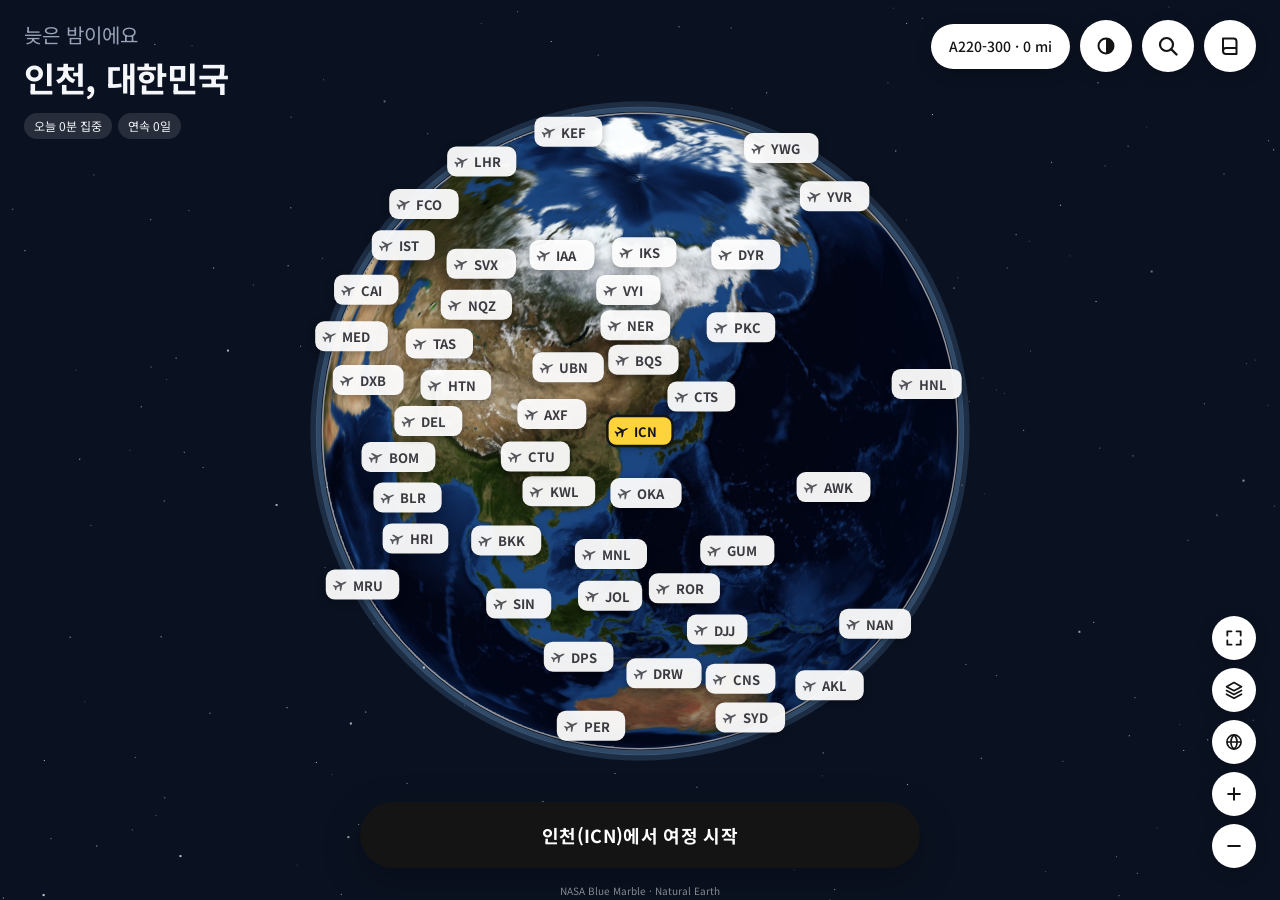
<file: flight-focus/index.html>
<!doctype html>
<html lang="ko">
<head>
<meta charset="utf-8">
<meta name="viewport" content="width=device-width, initial-scale=1, viewport-fit=cover">
<title>포커스 에어</title>
<link rel="preconnect" href="https://fonts.googleapis.com">
<link rel="preconnect" href="https://fonts.gstatic.com" crossorigin>
<link rel="stylesheet" href="https://fonts.googleapis.com/css2?family=Noto+Sans+KR:wght@400;500;700;900&display=swap">
<link rel="stylesheet" href="style.css">
<meta name="color-scheme" content="light dark">
<script>/* 첫 화면이 번쩍이지 않게 테마를 미리 정함 */try{var t=(JSON.parse(localStorage.getItem('focusair2.prefs'))||{}).theme;if(t!=='light'&&t!=='dark')t=matchMedia('(prefers-color-scheme: dark)').matches?'dark':'light';document.documentElement.dataset.theme=t}catch(e){}</script>
</head>
<body data-step="home">

<!-- 배경: 우주 + 지구본 (단계마다 위치·크기가 부드럽게 바뀜) -->
<canvas id="sky" aria-hidden="true"></canvas>
<canvas id="earth" aria-hidden="true"></canvas>
<div id="mlmap" aria-hidden="true"></div>
<canvas id="map" aria-label="지구본 지도. 끌어서 돌리고, 두 손가락이나 휠로 확대·축소해요." role="img"></canvas>
<div class="scrim" id="scrim"></div>
<div class="map-menu" id="map-menu" role="group" aria-label="지도 종류" hidden>
  <button type="button" data-map="normal"><span class="map-thumb t-normal" aria-hidden="true"></span>일반</button>
  <button type="button" data-map="satellite"><span class="map-thumb t-satellite" aria-hidden="true"></span>위성</button>
  <button type="button" data-map="terrain"><span class="map-thumb t-terrain" aria-hidden="true"></span>지형</button>
</div>
<p class="attrib" id="attrib"></p>
<div class="zoom" id="zoom" role="group" aria-label="지도 조작">
  <button type="button" class="round sm" id="btn-follow" aria-pressed="true" aria-label="비행기를 따라가는 중"><svg viewBox="0 0 24 24" aria-hidden="true"><path d="M12 2.5 19 20l-7-3.6L5 20Z" stroke="currentColor" stroke-width="2" stroke-linejoin="round"/></svg></button>
  <button type="button" class="round sm" id="btn-full" aria-label="전체 화면"><svg viewBox="0 0 24 24" aria-hidden="true"><path d="M4 9V4h5M20 9V4h-5M4 15v5h5M20 15v5h-5" stroke="currentColor" stroke-width="2.2" stroke-linecap="round" stroke-linejoin="round"/></svg></button>
  <button type="button" class="round sm" id="map-btn" aria-label="지도 종류 바꾸기" aria-expanded="false" aria-controls="map-menu"><svg viewBox="0 0 24 24" aria-hidden="true"><path d="M12 3 3 8l9 5 9-5-9-5Z M3 12.5l9 5 9-5 M3 17l9 5 9-5" stroke="currentColor" stroke-width="2" stroke-linejoin="round" stroke-linecap="round"/></svg></button>
  <button type="button" class="round sm" id="btn-globe" aria-label="지구 전체 보기"><svg viewBox="0 0 24 24" aria-hidden="true"><circle cx="12" cy="12" r="8.5" stroke="currentColor" stroke-width="2"/><path d="M3.5 12h17M12 3.5c2.6 2.4 3.8 5.2 3.8 8.5s-1.2 6.1-3.8 8.5c-2.6-2.4-3.8-5.2-3.8-8.5s1.2-6.1 3.8-8.5Z" stroke="currentColor" stroke-width="1.8" stroke-linejoin="round"/></svg></button>
  <button type="button" class="round sm" id="zoom-in" aria-label="확대"><svg viewBox="0 0 24 24" aria-hidden="true"><path d="M12 5v14M5 12h14" stroke="currentColor" stroke-width="2.4" stroke-linecap="round"/></svg></button>
  <button type="button" class="round sm" id="zoom-out" aria-label="축소"><svg viewBox="0 0 24 24" aria-hidden="true"><path d="M5 12h14" stroke="currentColor" stroke-width="2.4" stroke-linecap="round"/></svg></button>
</div>

<!-- 상단 -->
<header class="topbar">
  <button type="button" class="round" id="btn-back" aria-label="뒤로">
    <svg viewBox="0 0 24 24" aria-hidden="true"><path d="M15 5 8 12l7 7" fill="none" stroke="currentColor" stroke-width="2.4" stroke-linecap="round" stroke-linejoin="round"/></svg>
  </button>
  <div class="greet">
    <p class="greet-hi" id="greet-hi">좋은 저녁이에요</p>
    <p class="greet-loc" id="greet-loc">인천, 대한민국</p>
    <div class="greet-chips">
      <span class="gchip" id="g-today">오늘 0분</span>
      <span class="gchip" id="g-streak">연속 0일</span>
    </div>
  </div>
  <div class="top-right">
    <span class="pill-white" id="plane-pill">A220-300 · 0 mi</span>
    <button type="button" class="round" id="btn-theme" data-mode="auto" aria-label="화면 테마 바꾸기"><svg viewBox="0 0 24 24" aria-hidden="true"><g class="i-auto"><circle cx="12" cy="12" r="7.5" fill="none" stroke="currentColor" stroke-width="2"/><path d="M12 4.5a7.5 7.5 0 0 1 0 15Z" fill="currentColor"/></g><g class="i-sun" fill="none" stroke="currentColor" stroke-width="2" stroke-linecap="round"><circle cx="12" cy="12" r="4.2"/><path d="M12 2.8v2.4M12 18.8v2.4M2.8 12h2.4M18.8 12h2.4M5.5 5.5l1.7 1.7M16.8 16.8l1.7 1.7M5.5 18.5l1.7-1.7M16.8 7.2l1.7-1.7"/></g><path class="i-moon" d="M19.5 14.5A8 8 0 0 1 9.5 4.5a8 8 0 1 0 10 10Z" fill="none" stroke="currentColor" stroke-width="2" stroke-linejoin="round"/></svg></button>
    <button type="button" class="round" id="btn-search" aria-label="출발 공항 검색" aria-expanded="false" aria-controls="home-search"><svg viewBox="0 0 24 24" aria-hidden="true"><circle cx="10.5" cy="10.5" r="6.5" fill="none" stroke="currentColor" stroke-width="2.2"/><path d="M15.5 15.5 20.5 20.5" stroke="currentColor" stroke-width="2.4" stroke-linecap="round"/></svg></button>
    <button type="button" class="round" id="btn-log" aria-label="로그북">
      <svg viewBox="0 0 24 24" aria-hidden="true"><path d="M5 4.5h10.5a3 3 0 0 1 3 3V20H8a3 3 0 0 1-3-3Z M5 17a3 3 0 0 1 3-3h10.5" fill="none" stroke="currentColor" stroke-width="2" stroke-linejoin="round"/></svg>
    </button>
  </div>
</header>

<!-- 비행 단계 (비행 중에만) -->
<ol class="phases" id="phases" aria-label="비행 단계"></ol>

<!-- 모양이 바뀌며 움직이는 박스 -->
<section class="dock" id="dock" aria-live="polite">

  <!-- 처음 화면: 검은 알약 버튼 -->
  <div class="pane pane-home" data-pane="home">
    <button type="button" class="dock-cta" id="btn-journey"><span id="journey-label">여정 시작</span></button>
  </div>

  <!-- 1. 소요 시간 -->
  <div class="pane pane-time" data-pane="time" hidden>
    <div class="pane-head">
      <p class="eyebrow">1 / 3 · 소요 시간</p>
      <h2>얼마나 집중할까요?</h2>
    </div>
    <div class="hm">
      <button type="button" class="hm-field" id="hm-h" aria-expanded="false" aria-controls="wd-h" aria-label="시간 고르기"><b id="hm-h-val">1</b><span class="caret" aria-hidden="true"></span></button>
      <span class="hm-unit">h</span>
      <button type="button" class="hm-field" id="hm-m" aria-expanded="false" aria-controls="wd-m" aria-label="분 고르기"><b id="hm-m-val">00</b><span class="caret" aria-hidden="true"></span></button>
      <span class="hm-unit">m</span>
    </div>
    <div class="hm-wheels">
      <div class="wheel-drawer asleep" id="wd-h"><div class="wheel" id="wheel-h"></div></div>
      <div class="wheel-drawer asleep" id="wd-m"><div class="wheel" id="wheel-m"></div></div>
    </div>
    <div class="chips center" role="group" aria-label="빠른 선택">
      <button type="button" class="chip" data-quick="25">25분</button>
      <button type="button" class="chip" data-quick="50">50분</button>
      <button type="button" class="chip" data-quick="90">1:30</button>
      <button type="button" class="chip" data-quick="150">2:30</button>
      <button type="button" class="chip" data-quick="240">4:00</button>
    </div>
    <p class="end-at" id="time-end"></p>
    <div class="best" id="time-best"></div>
    <button type="button" class="btn-black" id="btn-to-route">출발지 · 도착지 고르기</button>
  </div>

  <!-- 2. 출발지 / 도착지 -->
  <div class="pane pane-route" data-pane="route" hidden>
    <div class="pane-head">
      <p class="eyebrow">2 / 3 · 출발지와 도착지</p>
      <h2>어디로 날아갈까요?</h2>
    </div>
    <button type="button" class="route-mini" id="route-mini" aria-label="위쪽 설정 펼치기">
      <span class="ychip" id="mini-from">ICN</span><span class="mini-arrow" aria-hidden="true">→</span><span class="ychip" id="mini-to">NRT</span>
      <span class="mini-meta" id="mini-meta">03:00 · A220-300</span>
    </button>
    <div class="route-top" id="route-top">
    <div class="od">
      <button type="button" class="od-row od-btn" id="od-dep" aria-expanded="false" aria-controls="wd-dep">
        <span class="od-dot">A</span>
        <span class="od-field"><span class="od-label">출발지</span><b id="dep-name">ICN · 인천</b></span>
        <span class="caret" aria-hidden="true"></span>
      </button>
      <div class="wheel-drawer asleep" id="wd-dep">
        <div class="search"><svg viewBox="0 0 24 24" aria-hidden="true"><circle cx="10.5" cy="10.5" r="6.5" fill="none" stroke="currentColor" stroke-width="2.2"/><path d="M15.5 15.5 20.5 20.5" stroke="currentColor" stroke-width="2.4" stroke-linecap="round"/></svg><input id="dep-q" type="search" placeholder="출발 공항 검색 (도시·코드·나라)" autocomplete="off" enterkeyhint="search" aria-label="출발 공항 검색" aria-controls="dep-results"><button type="button" class="search-x" id="dep-q-x" aria-label="검색어 지우기" hidden><svg viewBox="0 0 24 24" aria-hidden="true"><path d="M7 7l10 10M17 7 7 17" stroke="currentColor" stroke-width="2.2" stroke-linecap="round"/></svg></button></div>
        <div class="search-results" id="dep-results" role="listbox" aria-label="출발 공항 검색 결과" hidden></div>
        <div class="wheel" id="wheel-dep"></div>
      </div>
      <div class="od-row">
        <span class="od-dot">B</span>
        <span class="od-field"><span class="od-label">도착지</span><b id="dest-name">-</b></span>
        <button type="button" class="od-time" id="btn-change-time" aria-label="집중 시간 바꾸기">01:00</button>
      </div>
    </div>
    <div class="route-opts">
      <div class="seg" id="mode-seg" role="group" aria-label="비행 시간 기준">
        <span class="seg-thumb" aria-hidden="true"></span>
        <button type="button" id="mode-real" aria-pressed="true">실제 <b id="mode-real-t">00:00</b></button>
        <button type="button" id="mode-mine" aria-pressed="false">내 시간 <b id="mode-mine-t">00:00</b></button>
      </div>
      <button type="button" class="pill-btn" id="ac-btn" aria-expanded="false" aria-controls="wd-ac"><span id="ac-name">A220-300</span><span class="caret" aria-hidden="true"></span></button>
    </div>
    <div class="wheel-drawer asleep" id="wd-ac"><div class="wheel" id="wheel-ac"></div><p class="hint center" id="ac-next"></p></div>
    <p class="hint" id="route-note"></p>
    </div>
    <button type="button" class="grabber" id="grabber" aria-expanded="true" aria-controls="route-top" aria-label="위쪽 설정 접기·펼치기 (위로 밀면 도착지 목록이 넓어져요)"><span></span></button>
    <div class="search dest-search"><svg viewBox="0 0 24 24" aria-hidden="true"><circle cx="10.5" cy="10.5" r="6.5" fill="none" stroke="currentColor" stroke-width="2.2"/><path d="M15.5 15.5 20.5 20.5" stroke="currentColor" stroke-width="2.4" stroke-linecap="round"/></svg><input id="dest-q" type="search" placeholder="도착지 검색 (도시·코드·나라)" autocomplete="off" enterkeyhint="search" aria-label="도착지 검색" aria-controls="cards"><button type="button" class="search-x" id="dest-q-x" aria-label="검색어 지우기" hidden><svg viewBox="0 0 24 24" aria-hidden="true"><path d="M7 7l10 10M17 7 7 17" stroke="currentColor" stroke-width="2.2" stroke-linecap="round"/></svg></button></div>
    <div class="dest-list" id="cards" role="listbox" aria-label="도착지 후보"></div>
    <button type="button" class="btn-black" id="btn-go">GO!</button>
  </div>

  <!-- 3. 탑승권 -->
  <div class="pane pane-pass" data-pane="pass" hidden>
    <div class="bp-top">
      <div>
        <p class="bp-title">탑승권</p>
        <p class="bp-sub">비행 <span id="p-flight">FA 000</span></p>
      </div>
      <span class="now-pill">지금</span>
    </div>
    <div class="bp-route">
      <div><b id="p-from">ICN</b><span id="p-from-city">인천</span></div>
      <div class="bp-mid">
        <span class="bp-line"><svg viewBox="-13 -10 26 20" aria-hidden="true"><path d="M11 0 8 1.3 2 1.5-3.5 9H-6l3.5-7.5L-8 1.3-10.5 4.5h-2L-11.2 0l-1.3-4.5h2L-8-1.3l5.5-.2L-6-9h2.5L2-1.5l6 .2Z"/></svg></span>
        <span id="p-dur">0h 00m</span>
      </div>
      <div class="ta-r"><b id="p-to">NRT</b><span id="p-to-city">도쿄</span></div>
    </div>
    <dl class="bp-grid">
      <div><dt>Flight time</dt><dd id="p-ft">00:00</dd></div>
      <div><dt>Subject</dt><dd id="p-subject">공부</dd></div>
      <div><dt>Gate</dt><dd id="p-gate">A1</dd></div>
      <div><dt>Boarding</dt><dd id="p-board">--:--</dd></div>
      <div><dt>Arrival</dt><dd id="p-arr">--:--</dd></div>
      <div><dt>Aircraft</dt><dd id="p-ac">A220</dd></div>
      <div><dt>Distance</dt><dd id="p-km">0km</dd></div>
      <div><dt>Date</dt><dd id="p-date">-</dd></div>
    </dl>
    <div class="perf" id="perf" aria-hidden="true"></div>
    <div class="stub" id="stub">
      <div class="barcode" id="barcode"></div>
      <span class="stub-hint">✂ 절취선을 따라 긋거나 바코드를 끌어내려요</span>
    </div>
  </div>

  <!-- 4. 비행 중 -->
  <div class="pane pane-flight" data-pane="flight" hidden>
    <div class="fl-head">
      <span class="ychip" id="f-flight">FA 000</span>
      <b id="f-route">ICN → NRT</b>
      <span class="subj-pill" id="f-subject">공부</span>
      <button type="button" class="round sm fl-toggle" id="btn-collapse" aria-label="창 줄이기 (필요한 정보만 보기)">
        <svg viewBox="0 0 24 24" aria-hidden="true"><path d="M4 14h6v6M20 10h-6V4M14 10l7-7M3 21l7-7" stroke="currentColor" stroke-width="2.2" stroke-linecap="round" stroke-linejoin="round"/></svg>
      </button>
    </div>
    <!-- 줄인 창: 남은 시간·거리·단계·진행 막대 + 일시정지 -->
    <div class="fl-mini" id="fl-mini">
      <div class="fm-text">
        <span class="fm-top"><b id="m-route">ICN → NRT</b><span id="m-phase">Gate · 탑승구</span></span>
        <b class="fm-clock" id="m-remain">00:00</b>
        <span class="hint" id="m-dist">0 km 남음</span>
      </div>
      <button type="button" class="round sm pause-btn" id="btn-pause-mini" aria-pressed="false" aria-label="일시정지">
        <svg class="i-pause" viewBox="0 0 24 24" aria-hidden="true"><path d="M8 5v14M16 5v14" stroke="currentColor" stroke-width="3" stroke-linecap="round"/></svg>
        <svg class="i-play" viewBox="0 0 24 24" aria-hidden="true"><path d="M8 5.5v13l10.5-6.5Z" fill="currentColor" stroke="currentColor" stroke-width="1.5" stroke-linejoin="round"/></svg>
      </button>
      <button type="button" class="round sm fl-toggle" id="btn-expand" aria-label="창 크게 보기">
        <svg viewBox="0 0 24 24" aria-hidden="true"><path d="M15 3h6v6M9 21H3v-6M21 3l-7 7M3 21l7-7" stroke="currentColor" stroke-width="2.2" stroke-linecap="round" stroke-linejoin="round"/></svg>
      </button>
      <div class="bar fm-bar"><div id="m-bar"></div></div>
    </div>
    <div class="fl-big">
      <div><span class="label" id="f-remain-label">Time remaining</span><b id="f-remain">00:00</b></div>
      <div class="ta-r"><span class="label">Distance remaining</span><b id="f-dist">0 km</b></div>
    </div>
    <div class="bar"><div id="f-bar"></div></div>
    <dl class="tele">
      <div><dt>고도</dt><dd id="t-alt">0 ft</dd></div>
      <div><dt>속도</dt><dd><span id="t-spd">0 km/h</span><small id="t-trend"></small></dd></div>
      <div><dt>도착 예정</dt><dd id="t-eta">--:--</dd></div>
      <div><dt>마일리지</dt><dd id="t-miles">0 mi</dd></div>
    </dl>
    <div class="pa">
      <div class="pa-head"><span class="label">기내 방송</span><span class="label" id="pa-time"></span></div>
      <p id="pa-text"></p>
      <p class="hint" id="pa-ko"></p>
    </div>
    <!-- 아이콘 버튼 한 줄: 창이 스크롤되지 않게 짧게 -->
    <div class="controls">
      <button type="button" class="cbtn strong" id="btn-pause" aria-pressed="false"><span class="ic"><svg viewBox="0 0 24 24" aria-hidden="true"><path class="i-pause" d="M9 6v12M15 6v12" stroke="currentColor" stroke-width="2.6" stroke-linecap="round"/><path class="i-play" d="M8.5 6.5v11l9-5.5Z" fill="currentColor" stroke="currentColor" stroke-width="1.4" stroke-linejoin="round"/></svg></span><span id="btn-pause-t">일시정지</span></button>
      <button type="button" class="cbtn" id="btn-noise" aria-pressed="false"><span class="ic"><svg viewBox="0 0 24 24" aria-hidden="true"><path d="M4 9.5h3.5L12 6v12l-4.5-3.5H4Z" stroke="currentColor" stroke-width="2" fill="none" stroke-linecap="round" stroke-linejoin="round"/><path d="M15.5 9a4 4 0 0 1 0 6M18 6.5a7.5 7.5 0 0 1 0 11" stroke="currentColor" stroke-width="2" fill="none" stroke-linecap="round" stroke-linejoin="round"/></svg></span>기내 소음</button>
      <button type="button" class="cbtn" id="btn-voice" aria-pressed="false"><span class="ic"><svg viewBox="0 0 24 24" aria-hidden="true"><rect x="9" y="3.5" width="6" height="11" rx="3" stroke="currentColor" stroke-width="2" fill="none" stroke-linecap="round" stroke-linejoin="round"/><path d="M6 11.5a6 6 0 0 0 12 0M12 17.5V21" stroke="currentColor" stroke-width="2" fill="none" stroke-linecap="round" stroke-linejoin="round"/></svg></span>방송</button>
      <button type="button" class="cbtn" id="btn-wake" aria-pressed="false"><span class="ic"><svg viewBox="0 0 24 24" aria-hidden="true"><circle cx="12" cy="12" r="4" stroke="currentColor" stroke-width="2" fill="none" stroke-linecap="round" stroke-linejoin="round"/><path d="M12 2.5v2M12 19.5v2M2.5 12h2M19.5 12h2M5.3 5.3l1.4 1.4M17.3 17.3l1.4 1.4M5.3 18.7l1.4-1.4M17.3 6.7l1.4-1.4" stroke="currentColor" stroke-width="2" fill="none" stroke-linecap="round" stroke-linejoin="round"/></svg></span>화면 켜기</button>
      <button type="button" class="cbtn" id="btn-notify" aria-pressed="false"><span class="ic"><svg viewBox="0 0 24 24" aria-hidden="true"><path d="M6 16.5V11a6 6 0 0 1 12 0v5.5l1.5 1.5h-15Z M10 20.5a2.2 2.2 0 0 0 4 0" stroke="currentColor" stroke-width="2" fill="none" stroke-linecap="round" stroke-linejoin="round"/></svg></span>알림</button>
      <button type="button" class="cbtn danger" id="btn-abort"><span class="ic"><svg viewBox="0 0 24 24" aria-hidden="true"><path d="M7 7l10 10M17 7 7 17" stroke="currentColor" stroke-width="2" fill="none" stroke-linecap="round" stroke-linejoin="round" stroke-width="2.4"/></svg></span>비행 중단</button>
    </div>
    <div class="confirm" id="abort-confirm" hidden>
      <p id="abort-text">정말 비행을 중단할까요?</p>
      <div class="confirm-actions">
        <button type="button" class="btn-gray" id="abort-cancel">계속 비행</button>
        <button type="button" class="btn-black danger-bg" id="abort-ok">회항하기</button>
      </div>
    </div>
  </div>

  <!-- 5. 도착 / 회항 -->
  <div class="pane pane-arrive" data-pane="arrive" hidden>
    <div class="stamp" id="a-stamp">
      <span class="stamp-top" id="a-stamp-top">ARRIVED</span>
      <span class="stamp-code" id="a-stamp-code">NRT</span>
      <span class="stamp-date" id="a-stamp-date">2026.01.01</span>
    </div>
    <div class="pane-head">
      <h2 id="a-title">도착했어요</h2>
      <p class="hint" id="a-sub"></p>
    </div>
    <dl class="a-stats">
      <div><dt>집중 시간</dt><dd id="a-min">0분</dd></div>
      <div><dt>비행 거리</dt><dd id="a-km">0km</dd></div>
      <div><dt>적립 마일</dt><dd id="a-miles">0</dd></div>
      <div><dt>연속 집중일</dt><dd id="a-streak">0일</dd></div>
    </dl>
    <div class="unlock" id="a-unlock" hidden>
      <span class="ychip">새 기종 해금</span>
      <b id="a-unlock-name">-</b>
    </div>
    <div class="break">
      <div class="break-head">
        <b>환승 대기 · 쉬는 시간</b>
        <div class="chips" role="group" aria-label="쉬는 시간">
          <button type="button" class="chip" data-break="5">5분</button>
          <button type="button" class="chip" data-break="10">10분</button>
          <button type="button" class="chip" data-break="15">15분</button>
        </div>
      </div>
      <div class="break-clock" id="break-clock">--:--</div>
      <p class="hint" id="break-msg">다음 비행 전에 물 한 잔 마시고 스트레칭해요.</p>
    </div>
    <div class="two-btn">
      <button type="button" class="btn-gray" id="btn-home">처음으로</button>
      <button type="button" class="btn-black" id="btn-next">다음 여정</button>
    </div>
  </div>

  <!-- 로그북 -->
  <div class="pane pane-log" data-pane="log" hidden>
    <div class="pane-head">
      <h2>비행 로그북</h2>
      <p class="hint">이 기기의 브라우저에만 저장돼요.</p>
    </div>
    <dl class="log-stats">
      <div><dt>착륙 성공</dt><dd id="s-flights">0</dd></div>
      <div><dt>총 집중 시간</dt><dd id="s-time">0분</dd></div>
      <div><dt>누적 마일리지</dt><dd id="s-miles">0</dd></div>
      <div><dt>연속 집중일</dt><dd id="s-streak">0일</dd><span class="hint" id="s-best">최고 0일</span></div>
    </dl>
    <div class="log-cols">
      <section class="box">
        <h3>과목별 집중 시간</h3>
        <div class="hbars" id="subject-bars"></div>
      </section>
      <section class="box">
        <h3>격납고</h3>
        <ul class="hangar" id="hangar"></ul>
      </section>
    </div>
    <section class="box">
      <h3>방문한 도시 <span class="hint" id="s-cities-n"></span></h3>
      <div class="city-chips" id="s-cities"></div>
    </section>
    <div class="table-wrap">
      <table class="log-table">
        <thead><tr><th>날짜</th><th>편명</th><th>구간</th><th>과목</th><th>기종</th><th>집중</th><th>마일</th><th>결과</th></tr></thead>
        <tbody id="log-body"></tbody>
      </table>
    </div>
    <div class="log-foot">
      <button type="button" class="btn-gray danger-text" id="btn-reset">기록 모두 지우기</button>
      <div class="confirm" id="reset-confirm" hidden>
        <p>로그북, 마일리지, 현재 위치를 모두 지울까요? 되돌릴 수 없어요.</p>
        <div class="confirm-actions">
          <button type="button" class="btn-gray" id="reset-cancel">취소</button>
          <button type="button" class="btn-black danger-bg" id="reset-ok">모두 지우기</button>
        </div>
      </div>
    </div>
  </div>
</section>

<!-- 탑승권 옆 버튼 -->
<div class="side-action" id="side-action">
  <button type="button" class="btn-black big" id="btn-board">탑승하기</button>
  <p class="side-hint">절취선을 손가락으로 따라 그으면 그은 만큼 찢어져요.</p>
</div>

<!-- 과목 고르기 (아래에서 올라오는 시트) -->
<div class="sheet-backdrop" id="sheet-backdrop" hidden></div>
<div class="sheet" id="subject-sheet" role="dialog" aria-modal="true" aria-labelledby="sheet-title" hidden>
  <span class="sheet-handle" aria-hidden="true"></span>
  <p class="hint" id="sheet-route">ICN → NRT</p>
  <h2 id="sheet-title">무엇에 집중하시겠습니까?</h2>
  <div class="subjects" id="subjects"></div>
  <div class="custom-row" id="custom-row" hidden>
    <input id="subject-custom" type="text" maxlength="16" placeholder="과목 이름 (예: 정보, 물리학Ⅰ)" autocomplete="off" aria-label="직접 입력한 과목">
    <button type="button" class="btn-black" id="custom-ok">확인</button>
  </div>
</div>

<!-- 공항 확인 -->
<div class="modal" id="airport-modal" role="dialog" aria-modal="true" aria-labelledby="am-title" hidden>
  <div class="modal-card">
    <div class="modal-head">
      <b id="am-title">공항 확인</b>
      <button type="button" class="icon-x" id="am-close" aria-label="닫기">
        <svg viewBox="0 0 24 24" aria-hidden="true"><path d="M6 6l12 12M18 6 6 18" stroke="currentColor" stroke-width="2.2" stroke-linecap="round"/></svg>
      </button>
    </div>
    <div class="am-body">
      <span class="ychip big" id="am-code">ICN</span>
      <b id="am-name">인천</b>
      <span class="hint" id="am-country">대한민국</span>
    </div>
    <p class="am-q" id="am-q">이 공항에서 여정을 시작하시겠습니까?</p>
    <div class="two-btn">
      <button type="button" class="btn-gray" id="am-cancel">취소</button>
      <button type="button" class="btn-black" id="am-ok">확인</button>
    </div>
  </div>
</div>

<!-- 처음 화면: 출발 공항 검색 -->
<div class="home-search" id="home-search" role="dialog" aria-label="출발 공항 검색" hidden>
  <div class="search"><svg viewBox="0 0 24 24" aria-hidden="true"><circle cx="10.5" cy="10.5" r="6.5" fill="none" stroke="currentColor" stroke-width="2.2"/><path d="M15.5 15.5 20.5 20.5" stroke="currentColor" stroke-width="2.4" stroke-linecap="round"/></svg><input id="home-q" type="search" placeholder="출발 공항 검색 (도시·코드·나라·초성)" autocomplete="off" enterkeyhint="search" aria-label="출발 공항 검색" aria-controls="home-results"><button type="button" class="search-x" id="home-q-x" aria-label="검색 닫기"><svg viewBox="0 0 24 24" aria-hidden="true"><path d="M7 7l10 10M17 7 7 17" stroke="currentColor" stroke-width="2.2" stroke-linecap="round"/></svg></button></div>
  <div class="search-results home-results" id="home-results" role="listbox" aria-label="출발 공항 검색 결과"></div>
</div>

<div id="toast" class="toast" role="status" aria-live="polite" hidden></div>

<script src="vendor/d3-array.min.js"></script>
<script src="vendor/d3-geo.min.js"></script>
<script src="world.js"></script>
<script src="airports.js"></script>
<script src="app.js"></script>
</body>
</html>
</file>
<file: flight-focus/style.css>
/* 포커스 에어 — FocusFlight 느낌: 노란 공항 칩, 검은 알약 버튼, 둥근 흰 패널, 파스텔 과목
   (세부 디자인은 나중에 다듬을 초안) */
:root {
  --ink: #141414;
  --muted: #6E6E76;
  --line: #E4E4E8;
  --gray: #EEEEF1;
  --gray-2: #F6F6F8;
  --white: #FFFFFF;
  --yellow: #FFD43B;
  --space: #0A1120;
  --on-space: #F4F6FA;
  --on-space-muted: #98A3B8;
  --now-bg: #0E3B2E;
  --now-fg: #43E29C;
  --ok: #1F9D63;
  --danger: #D93A3A;
  --shadow: 0 12px 40px rgba(0, 0, 0, 0.22);
  --ease: cubic-bezier(.2, .8, .2, 1);
  --font: 'Noto Sans KR', system-ui, -apple-system, 'Apple SD Gothic Neo', 'Malgun Gothic', sans-serif;
  /* 밝은 화면에서 쓰는 보조 색 (다크 모드에서 바뀜) */
  --on-yellow: #141414;   /* 노란 칸·과목 파스텔 위 글자는 어느 모드든 어둡게 */
  --hover: #E6E6EA;
  --off-bg: #D9D9DE;      /* 누를 수 없는 버튼 */
  --off-fg: #9A9AA2;
  --placeholder: #9A9AA2;
  --grab: #C6C6CD;
  --paper: #E7E7EA;       /* 탑승권·로그북 뒤 배경, 탑승권 구멍 */
  --bp-strong: #3E3E44;
  --bp-mid: #55555C;
  --dash: #9A9AA2;
  --dash-soft: #BDBDC4;
  --rule: #D5D5DA;
  --ok-bg: #DDF3E7;
  --bad-bg: #FBE1E1;
  --danger-bg: #FBE7E7;
  --btn-shadow: 0 4px 16px rgba(0, 0, 0, 0.18);
  color-scheme: light;
}
/* ---------- 다크 모드: 기기 설정을 따르거나(자동) 직접 고름 (app.js가 <html data-theme>을 정함) ---------- */
:root[data-theme="dark"] {
  --ink: #F2F2F5;
  --muted: #9D9DA8;
  --line: #2F2F36;
  --gray: #28282E;
  --gray-2: #1F1F24;
  --white: #17171B;
  --ok: #3DD68C;
  --danger: #FF6B6B;
  --shadow: 0 12px 40px rgba(0, 0, 0, 0.55);
  --hover: #303037;
  --off-bg: #2E2E34;
  --off-fg: #6E6E78;
  --placeholder: #74747E;
  --grab: #4A4A52;
  --paper: #0D0D10;
  --bp-strong: #E6E6EA;
  --bp-mid: #B4B4BC;
  --dash: #6E6E78;
  --dash-soft: #4A4A52;
  --rule: #34343B;
  --ok-bg: #163A28;
  --bad-bg: #3D1E1F;
  --danger-bg: #3D1E1F;
  --btn-shadow: 0 4px 16px rgba(0, 0, 0, 0.5);
  color-scheme: dark;
}

* { box-sizing: border-box; }
[hidden] { display: none !important; }
html, body { height: 100%; }
body {
  margin: 0;
  overflow: hidden;
  background: var(--space);
  color: var(--ink);
  font-family: var(--font);
  font-size: 15px;
  line-height: 1.5;
  -webkit-font-smoothing: antialiased;
}
h2, h3 { margin: 0; line-height: 1.25; text-wrap: balance; }
p { margin: 0; }
dl, dd { margin: 0; }
button, input, select { font: inherit; color: inherit; }
button { cursor: pointer; }
:focus-visible { outline: 2.5px solid var(--ink); outline-offset: 2px; }
.ta-r { text-align: right; }
.center { justify-content: center; text-align: center; }
.hint { color: var(--muted); font-size: 13px; }
.label, dt { color: var(--muted); font-size: 12px; letter-spacing: 0.02em; }
.num, dd, b { font-variant-numeric: tabular-nums; }

/* ---------- 배경 ---------- */
/* 지구본은 세 겹: 별 하늘(sky) → 위성 사진 지구(earth, WebGL) → 항로·칩·비행기(map) */
#sky, #earth, #map { position: fixed; inset: 0; width: 100%; height: 100%; display: block; }
#sky, #earth, #mlmap { pointer-events: none; z-index: 0; }
#mlmap { position: fixed; inset: 0; opacity: 0; transition: opacity 600ms var(--ease); }
#mlmap.on { opacity: 1; }
#mlmap .maplibregl-canvas { outline: none; }
.attrib { position: fixed; z-index: 8; left: 50%; bottom: 2px; transform: translateX(-50%); margin: 0; max-width: calc(100% - 32px); font-size: 10px; color: rgba(255,255,255,0.55); text-align: center; pointer-events: none; white-space: nowrap; overflow: hidden; text-overflow: ellipsis; }

/* 지도 종류 고르기 */
.map-menu { position: fixed; z-index: 13; display: grid; grid-auto-flow: column; gap: 8px; padding: 8px; border-radius: 22px; background: var(--white); box-shadow: var(--shadow); }
.map-menu button { display: grid; justify-items: center; gap: 6px; border: 0; background: transparent; border-radius: 16px; padding: 6px 6px 8px; font-size: 13px; font-weight: 700; color: var(--muted); }
.map-menu button[aria-pressed="true"] { color: var(--ink); }
.map-thumb { width: 64px; height: 48px; border-radius: 12px; box-shadow: inset 0 0 0 2.5px transparent; transition: box-shadow 260ms var(--ease); }
.map-menu button[aria-pressed="true"] .map-thumb { box-shadow: inset 0 0 0 3px var(--ink), 0 0 0 2px var(--yellow); }
.t-normal { background: linear-gradient(135deg, #F2EFE9 0 45%, #AAD3DF 45% 60%, #F2EFE9 60%), #F2EFE9; }
.t-satellite { background: linear-gradient(135deg, #2E4A27 0 40%, #1B3A5C 40% 70%, #5B4B32 70%), #1B3A5C; }
.t-terrain { background: linear-gradient(135deg, #DCE3C8 0 35%, #B8A98A 35% 55%, #E8E4D6 55% 80%, #AAD3DF 80%), #DCE3C8; }
:root[data-theme="dark"] .t-normal { background: linear-gradient(135deg, #25272C 0 45%, #1B2B3A 45% 60%, #25272C 60%), #25272C; }
:root[data-theme="dark"] .t-terrain { background: linear-gradient(135deg, #2A3024 0 35%, #3B342A 35% 55%, #2E2C27 55% 80%, #1B2B3A 80%), #2A3024; }
/* 테마 버튼: 자동이면 해·달 반반, 라이트면 해, 다크면 달 */
#btn-theme .i-sun, #btn-theme .i-moon, #btn-theme .i-auto { display: none; }
#btn-theme[data-mode="auto"] .i-auto, #btn-theme[data-mode="light"] .i-sun, #btn-theme[data-mode="dark"] .i-moon { display: block; }
#map { touch-action: none; z-index: 0; }
.scrim {
  position: fixed; inset: 0; z-index: 1; background: var(--paper);
  opacity: 0; pointer-events: none; transition: opacity 900ms var(--ease);
}
body[data-step="pass"] .scrim { opacity: 1; }
body[data-step="log"] .scrim { opacity: 0.94; }

/* ---------- 상단 ---------- */
.topbar {
  position: fixed; top: 0; left: 0; right: 0; z-index: 12;
  display: flex; align-items: flex-start; justify-content: space-between; gap: 12px;
  padding: calc(20px + env(safe-area-inset-top, 0px)) 24px 0;
  pointer-events: none;
}
.topbar > * { pointer-events: auto; }
.round {
  width: 52px; height: 52px; border-radius: 50%; border: 0;
  background: var(--white); color: var(--ink);
  display: grid; place-items: center; box-shadow: var(--btn-shadow);
  transition: transform 160ms var(--ease);
}
.round:active { transform: scale(0.94); }
.round svg { width: 24px; height: 24px; }
.greet { color: var(--on-space); display: grid; gap: 2px; }
.greet-hi { color: var(--on-space-muted); font-size: 20px; }
.greet-loc { font-size: clamp(26px, 4vw, 34px); font-weight: 700; letter-spacing: -0.01em; word-break: keep-all; }
.greet-chips { display: flex; flex-wrap: wrap; gap: 6px; margin-top: 8px; }
.gchip { font-size: 12px; padding: 4px 10px; border-radius: 999px; background: rgba(255, 255, 255, 0.12); color: var(--on-space); }
.top-right { display: flex; align-items: center; gap: 10px; margin-left: auto; }
/* 좁은 화면: 오른쪽 위 버튼(테마·검색·로그북)을 조금 작게 해서 위치 이름이 덜 줄바꿈되게 */
@media (max-width: 480px) {
  .top-right { gap: 8px; }
  .top-right .round { width: 44px; height: 44px; }
  .top-right .round svg { width: 21px; height: 21px; }
}
.pill-white { background: var(--white); border-radius: 999px; padding: 12px 18px; font-weight: 500; font-size: 14px; box-shadow: var(--btn-shadow); white-space: nowrap; }

/* 단계별로 보이는 요소 */
#btn-back, .greet, .top-right, .phases, .side-action { transition: opacity 360ms var(--ease), transform 360ms var(--ease); }
body:not([data-step="home"]) .greet,
body:not([data-step="home"]) .top-right { opacity: 0; transform: translateY(-10px); pointer-events: none; visibility: hidden; }
body[data-step="home"] #btn-back,
body[data-step="flight"] #btn-back,
body[data-step="arrive"] #btn-back { opacity: 0; pointer-events: none; visibility: hidden; }
body[data-step="home"] .topbar { justify-content: space-between; }
/* 처음 화면에서는 숨은 뒤로 버튼이 자리를 차지하지 않게 해서, 위치 이름이 넓게 한 줄로 */
body[data-step="home"] #btn-back { position: absolute; }

/* ---------- 지구본 확대·축소 ---------- */
.zoom { position: fixed; z-index: 9; display: grid; gap: 8px; left: 24px; bottom: 24px; transition: opacity 300ms var(--ease); }
.round.sm { width: 44px; height: 44px; }
.round.sm svg { width: 20px; height: 20px; fill: none; }
body[data-step="home"] .zoom { left: auto; right: 24px; bottom: calc(100px + env(safe-area-inset-bottom, 0px)); }
body[data-step="flight"] .zoom { left: auto; right: 16px; bottom: auto; top: calc(84px + env(safe-area-inset-top, 0px)); }
body[data-step="time"] .zoom, body[data-step="route"] .zoom, body[data-step="arrive"] .zoom { left: auto; right: 16px; bottom: auto; top: calc(20px + env(safe-area-inset-top, 0px)); }
/* 탑승권·로그북에서는 전체 화면 버튼만 오른쪽 위에 */
body[data-step="pass"] .zoom, body[data-step="log"] .zoom { left: auto; right: 16px; bottom: auto; top: calc(20px + env(safe-area-inset-top, 0px)); }
body[data-step="pass"] .zoom > :not(#btn-full), body[data-step="log"] .zoom > :not(#btn-full) { display: none; }
/* 좁거나 낮은 화면: 버튼을 두 줄로 놓아 비행 창과 겹치지 않게 */
@media (max-width: 639px), (max-height: 600px) {
  .zoom { grid-template-columns: repeat(2, auto); direction: rtl; }
  .zoom > * { direction: ltr; }
}
/* 비행기 따라가기: 따라가는 중이면 채운 화살표, 손으로 옮겼으면 빈 화살표 + 노란 테두리 */
body:not([data-step="flight"]) #btn-follow { display: none; }
#btn-follow svg { transition: fill 200ms var(--ease); }
#btn-follow[aria-pressed="true"] svg { fill: currentColor; }
#btn-follow[aria-pressed="false"] { box-shadow: 0 0 0 3px var(--yellow), var(--btn-shadow); }
@media (min-width: 640px) and (min-aspect-ratio: 1/1) {
  body[data-step="time"] .zoom, body[data-step="route"] .zoom, body[data-step="arrive"] .zoom { right: auto; left: 24px; top: auto; bottom: 24px; }
  body[data-step="home"] .zoom { bottom: 32px; }
  body[data-step="flight"] .zoom { top: auto; bottom: 24px; right: 24px; }
  body[data-step="pass"] .zoom, body[data-step="log"] .zoom { top: 24px; bottom: auto; right: 24px; left: auto; }
}

/* ---------- 모양이 바뀌는 박스 ---------- */
.dock {
  position: fixed; z-index: 10;
  display: flex; flex-direction: column;
  overflow: hidden;
  background: var(--white);
  border-radius: 30px;
  box-shadow: var(--shadow);
}
.pane { flex: 1 1 auto; min-height: 0; overflow-y: auto; display: flex; flex-direction: column; gap: 16px; padding: 24px; }
.pane-head { display: grid; gap: 4px; }
.pane-head h2 { font-size: 24px; font-weight: 700; letter-spacing: -0.01em; }
.eyebrow { font-size: 12px; font-weight: 500; color: var(--muted); letter-spacing: 0.04em; }

/* 좁은 화면(휴대폰·세로) 기본 배치 */
body[data-step="home"] .dock { left: 16px; right: 16px; bottom: calc(16px + env(safe-area-inset-bottom, 0px)); height: 62px; background: var(--ink); border-radius: 31px; }
body[data-step="time"] .dock,
body[data-step="arrive"] .dock { left: 8px; right: 8px; bottom: calc(8px + env(safe-area-inset-bottom, 0px)); max-height: calc(100% - 210px); }
body[data-step="route"] .dock { left: 8px; right: 8px; bottom: calc(8px + env(safe-area-inset-bottom, 0px)); height: calc(100% - 270px); }
body[data-step="pass"] .dock { left: max(16px, calc(50% - 180px)); top: calc(84px + env(safe-area-inset-top, 0px)); width: min(360px, calc(100% - 32px)); background: var(--gray-2); max-height: calc(100% - 200px); }
body[data-step="flight"] .dock { left: 8px; right: 8px; bottom: calc(8px + env(safe-area-inset-bottom, 0px)); max-height: 58%; }
body[data-step="log"] .dock { left: 8px; right: 8px; top: calc(84px + env(safe-area-inset-top, 0px)); bottom: calc(8px + env(safe-area-inset-bottom, 0px)); }

/* 넓은 가로 화면(태블릿·PC) */
@media (min-width: 640px) and (min-aspect-ratio: 1/1) {
  body[data-step="home"] .dock { left: calc(50% - min(280px, 30vw)); right: auto; width: min(560px, 60vw); bottom: calc(32px + env(safe-area-inset-bottom, 0px)); height: 66px; border-radius: 33px; }
  body[data-step="time"] .dock,
  body[data-step="route"] .dock,
  body[data-step="arrive"] .dock { left: auto; right: 24px; top: 24px; bottom: 24px; width: min(500px, 44vw); height: auto; max-height: none; }
  body[data-step="pass"] .dock { left: max(32px, calc(50% - 420px)); top: max(24px, calc(50% - 320px)); width: 380px; max-height: calc(100% - 48px); }
  body[data-step="flight"] .dock { left: 24px; right: auto; bottom: 24px; width: min(460px, 42vw); max-height: calc(100% - 140px); }
  body[data-step="flight"] .dock.mini { width: min(340px, 42vw); }
  body[data-step="log"] .dock { left: 24px; right: 24px; top: 96px; bottom: 24px; }
}

/* ---------- 공통 버튼·칩 ---------- */
button, .chip, .tbtn, .dest, .subject, .pill-btn, .od-time, .ychip {
  transition: background-color 260ms var(--ease), color 260ms var(--ease), box-shadow 260ms var(--ease), transform 200ms var(--ease), opacity 260ms var(--ease);
}
button:active { transform: scale(0.97); }
.btn-black, .btn-gray {
  border: 0; border-radius: 999px; padding: 16px 22px; font-weight: 700; font-size: 16px;
  transition: transform 140ms var(--ease), filter 140ms;
}
.btn-black { background: var(--ink); color: var(--white); }
.btn-gray { background: var(--gray); color: var(--muted); }
.btn-black:active, .btn-gray:active { transform: scale(0.98); }
.btn-black:disabled { background: var(--off-bg); color: var(--off-fg); cursor: not-allowed; transform: none; }
.btn-black.big { padding: 22px 28px; font-size: 18px; width: 100%; }
.danger-bg { background: var(--danger); }
.danger-text { color: var(--danger); }
.two-btn { display: grid; grid-template-columns: 1fr 1fr; gap: 12px; }

.dock-cta {
  flex: 1; width: 100%; border: 0; background: transparent; color: var(--white);
  font-weight: 700; font-size: 18px; letter-spacing: 0.02em;
}
.pane-home { padding: 0; }

.chips { display: flex; flex-wrap: wrap; gap: 8px; }
.chip { border: 0; background: var(--gray); border-radius: 999px; padding: 8px 14px; font-size: 14px; font-weight: 500; }
.chip[aria-pressed="true"] { background: var(--ink); color: var(--white); }

.ychip {
  display: inline-flex; align-items: center; gap: 6px;
  background: var(--yellow); color: var(--on-yellow); border-radius: 10px;
  padding: 5px 10px; font-weight: 700; font-size: 14px; letter-spacing: 0.03em; white-space: nowrap;
}
.ychip::before {
  content: ""; width: 16px; height: 12px; flex: none;
  background: currentColor;
  -webkit-mask: url("data:image/svg+xml,%3Csvg xmlns='http://www.w3.org/2000/svg' viewBox='-13 -10 26 20'%3E%3Cpath transform='rotate(-18)' d='M11 0 8 1.3 2 1.5-3.5 9H-6l3.5-7.5L-8 1.3-10.5 4.5h-2L-11.2 0l-1.3-4.5h2L-8-1.3l5.5-.2L-6-9h2.5L2-1.5l6 .2Z'/%3E%3C/svg%3E") center / contain no-repeat;
          mask: url("data:image/svg+xml,%3Csvg xmlns='http://www.w3.org/2000/svg' viewBox='-13 -10 26 20'%3E%3Cpath transform='rotate(-18)' d='M11 0 8 1.3 2 1.5-3.5 9H-6l3.5-7.5L-8 1.3-10.5 4.5h-2L-11.2 0l-1.3-4.5h2L-8-1.3l5.5-.2L-6-9h2.5L2-1.5l6 .2Z'/%3E%3C/svg%3E") center / contain no-repeat;
}
.ychip.big { font-size: 30px; padding: 12px 22px; border-radius: 16px; }
.ychip.big::before { width: 30px; height: 22px; }

.confirm { display: grid; gap: 12px; padding: 16px; border-radius: 20px; background: var(--gray-2); }
.confirm-actions { display: grid; grid-template-columns: 1fr 1fr; gap: 10px; }
.confirm .btn-black, .confirm .btn-gray { padding: 12px 16px; font-size: 15px; }

/* ---------- 1. 소요 시간 ---------- */
.hm { display: flex; align-items: center; justify-content: center; gap: 10px; }
.hm-field {
  display: inline-flex; align-items: center; justify-content: center; gap: 10px;
  min-width: 118px; border: 0; border-radius: 999px; background: var(--gray); padding: 14px 20px;
  box-shadow: inset 0 0 0 2.5px transparent; transition: box-shadow 160ms var(--ease), background 160ms;
}
.hm-field b { font-size: 44px; font-weight: 700; line-height: 1; letter-spacing: -0.02em; }
.hm-field[aria-expanded="true"] { background: var(--white); box-shadow: inset 0 0 0 2.5px var(--ink); }
.hm-unit { font-size: 30px; font-weight: 700; color: var(--muted); }
.caret { width: 10px; height: 10px; border-right: 2.5px solid currentColor; border-bottom: 2.5px solid currentColor; transform: translateY(-3px) rotate(45deg); opacity: 0.55; transition: transform 200ms var(--ease); flex: none; }
[aria-expanded="true"] > .caret { transform: translateY(2px) rotate(-135deg); }
.hm-wheels { display: grid; grid-template-columns: 1fr 1fr; gap: 12px; max-width: 360px; width: 100%; margin: 0 auto; }

/* 룰렛(드럼) 휠: 스크롤해서 가운데 칸을 고름 */
.wheel-drawer { max-height: 0; overflow: hidden; transition: max-height 380ms var(--ease), opacity 280ms var(--ease); opacity: 0; flex: none; }
.wheel-drawer.open { max-height: 360px; opacity: 1; }
.wheel-drawer.asleep { content-visibility: hidden; } /* 닫힌 서랍 안은 그리기·배치 계산을 건너뜀 */
.wheel { position: relative; height: 308px; border-radius: 22px; background: var(--gray-2); overflow: hidden; outline-offset: -3px; }
.wheel-band { position: absolute; left: 8px; right: 8px; top: 50%; height: 44px; transform: translateY(-50%); border-radius: 999px; background: var(--white); box-shadow: inset 0 0 0 2.5px var(--ink); pointer-events: none; }
.wheel-list {
  position: relative; height: 100%; margin: 0; padding: 132px 0; list-style: none;
  overflow-y: scroll; scroll-snap-type: y mandatory; overscroll-behavior: contain;
  scrollbar-width: none; -webkit-mask: linear-gradient(transparent, #000 30%, #000 70%, transparent); mask: linear-gradient(transparent, #000 30%, #000 70%, transparent);
}
.wheel-list::-webkit-scrollbar { display: none; }
.wheel-list li {
  height: 44px; display: flex; align-items: center; justify-content: center; gap: 8px; padding: 0 16px;
  scroll-snap-align: center; font-size: 19px; font-weight: 500; color: var(--muted); cursor: pointer;
  white-space: nowrap; overflow: hidden; text-overflow: ellipsis; will-change: transform;
}
.wheel-list li.on { color: var(--ink); font-weight: 700; }
.wheel-list li small { font-size: 12px; font-weight: 500; color: var(--muted); }
.wheel-list li .locked { opacity: 0.55; }
.end-at { text-align: center; font-size: 14px; color: var(--muted); margin-top: -6px; }
.end-at b { color: var(--ink); }
.best {
  display: flex; align-items: center; justify-content: space-between; gap: 10px;
  padding: 12px 14px; border-radius: 18px; background: var(--gray-2); font-size: 14px;
}
.best .hint { font-size: 12px; }
.pane-time .btn-black, .pane-route .btn-black { margin-top: auto; flex: none; position: sticky; bottom: 0; box-shadow: 0 0 0 8px var(--white); }

/* ---------- 2. 출발지 / 도착지 ---------- */
.od { display: grid; border-radius: 20px; background: var(--gray-2); }
.od-row { display: grid; grid-template-columns: auto minmax(0, 1fr) auto; align-items: center; gap: 12px; padding: 12px 14px; }
.od-row + .od-row, .wheel-drawer + .od-row { border-top: 1px solid var(--line); }
.od-btn { width: 100%; border: 0; background: transparent; text-align: left; border-radius: 20px 20px 0 0; }
.od .wheel-drawer .wheel { margin: 0 10px 10px; background: var(--white); }
.od-dot { width: 28px; height: 28px; border-radius: 50%; display: grid; place-items: center; background: var(--ink); color: var(--white); font-size: 13px; font-weight: 700; }
.od-field { display: grid; gap: 0; min-width: 0; }
.od-field label, .od-label { font-size: 12px; color: var(--muted); }
.od-field b { font-size: 17px; white-space: nowrap; overflow: hidden; text-overflow: ellipsis; }
.od-time { border: 0; border-radius: 999px; background: var(--white); padding: 6px 12px; font-weight: 700; box-shadow: inset 0 0 0 1px var(--line); }
.route-opts { display: grid; grid-template-columns: minmax(0, 1fr) minmax(0, 0.8fr); gap: 10px; }
.pill-btn { display: flex; align-items: center; justify-content: space-between; gap: 8px; border: 0; border-radius: 999px; background: var(--gray); padding: 10px 16px; font-size: 14px; font-weight: 500; min-width: 0; }
.pill-btn[aria-expanded="true"] { background: var(--white); box-shadow: inset 0 0 0 2px var(--ink); }
.pill-btn span:first-child { overflow: hidden; text-overflow: ellipsis; white-space: nowrap; }
#wd-ac { display: grid; gap: 6px; }
.seg { position: relative; display: grid; grid-template-columns: 1fr 1fr; padding: 4px; border-radius: 999px; background: var(--gray); transition: opacity 250ms var(--ease); }
:root[data-theme="dark"] .seg-thumb { background: #46464F; }
.seg-thumb { position: absolute; top: 4px; bottom: 4px; left: 4px; width: calc(50% - 4px); border-radius: 999px; background: var(--white); box-shadow: 0 1px 4px rgba(0, 0, 0, 0.12); transition: transform 380ms cubic-bezier(.3, 1.3, .5, 1); }
.seg[data-mode="mine"] .seg-thumb { transform: translateX(100%); }
.seg button { position: relative; z-index: 1; border: 0; background: transparent; border-radius: 999px; padding: 6px 8px; font-size: 13px; color: var(--muted); white-space: nowrap; transition: color 250ms var(--ease); }
.seg button[aria-pressed="true"] { color: var(--ink); }
.seg.is-off { opacity: 0.35; pointer-events: none; }

/* 도착지 목록을 넓게: 위쪽 설정 접기 */
.route-top { display: flex; flex-direction: column; gap: 16px; max-height: 1000px; overflow: hidden; flex: none; transition: max-height 480ms var(--ease), opacity 320ms var(--ease), margin 480ms var(--ease); }
.route-mini {
  display: flex; align-items: center; gap: 8px; width: 100%; border: 0; border-radius: 18px; background: var(--gray-2);
  padding: 0 14px; max-height: 0; opacity: 0; overflow: hidden; flex: none; text-align: left;
  transition: max-height 480ms var(--ease), opacity 320ms var(--ease), padding 480ms var(--ease);
}
.mini-arrow { font-weight: 700; color: var(--muted); }
.mini-meta { margin-left: auto; font-size: 13px; font-weight: 700; color: var(--muted); white-space: nowrap; }
.pane-route.compact .route-top { max-height: 0; opacity: 0; margin-top: -16px; }
.pane-route.compact .route-mini { max-height: 64px; opacity: 1; padding: 10px 14px; }
.pane-route.compact .pane-head { display: none; }
.grabber { flex: none; display: grid; place-items: center; height: 22px; margin: -8px 0; border: 0; background: transparent; cursor: ns-resize; touch-action: none; }
.grabber span { width: 46px; height: 5px; border-radius: 3px; background: var(--grab); transition: background 200ms, width 200ms var(--ease); }
.grabber:hover span, .grabber.dragging span { background: var(--ink); width: 60px; }

/* 도착지: 한 줄에 하나씩, 시간 차이로 묶음 */
.dest-list { position: relative; flex: 1 1 auto; min-height: 140px; overflow-y: auto; display: grid; gap: 6px; align-content: start; margin-inline: -6px; padding: 2px 6px; }
.dest-group { display: flex; justify-content: space-between; align-items: baseline; padding: 10px 4px 2px; font-size: 12px; font-weight: 700; color: var(--muted); letter-spacing: 0.02em; }
.dest {
  display: grid; grid-template-columns: auto minmax(0, 1fr) auto; align-items: center; gap: 12px;
  width: 100%; border: 0; border-radius: 18px; background: var(--gray); padding: 10px 14px; text-align: left;
  box-shadow: inset 0 0 0 2.5px transparent; transition: box-shadow 160ms var(--ease), background 160ms;
}
.dest:hover { background: var(--hover); }
.dest { content-visibility: auto; contain-intrinsic-size: auto 62px; } /* 화면 밖 줄은 건너뜀 (목록이 수백 줄이어도 가볍게) */
.dest[aria-selected="true"] { background: var(--white); box-shadow: inset 0 0 0 2.5px var(--ink); }
.dest .ychip { min-width: 76px; justify-content: center; }
.dest-city { display: grid; min-width: 0; }
.dest-city b { font-size: 16px; font-weight: 700; white-space: nowrap; overflow: hidden; text-overflow: ellipsis; }
.dest-city small { font-size: 12px; color: var(--muted); }
.dest-time { display: grid; justify-items: end; }
.dest-time b { font-size: 16px; }
.dest-time small { font-size: 12px; color: var(--muted); }
.dest-time small.exact { color: var(--ok); font-weight: 700; }
/* 공항 검색창 (출발지 서랍 · 도착지 목록 위) */
.search { position: relative; display: flex; align-items: center; flex: none; }
.search > svg { position: absolute; left: 14px; width: 18px; height: 18px; color: var(--muted); pointer-events: none; }
.search input {
  width: 100%; border: 0; border-radius: 999px; background: var(--gray); padding: 11px 44px 11px 42px;
  font-size: 16px; /* 16px 미만이면 아이폰·아이패드가 입력할 때 화면을 확대함 */
  -webkit-appearance: none; appearance: none; transition: box-shadow 200ms var(--ease), background-color 200ms var(--ease);
}
.search input::-webkit-search-cancel-button { display: none; }
.search input::placeholder { color: var(--placeholder); }
.search input:focus { outline: none; background: var(--white); box-shadow: inset 0 0 0 2px var(--ink); }
.search-x { position: absolute; right: 6px; width: 34px; height: 34px; border: 0; border-radius: 50%; background: transparent; color: var(--muted); display: grid; place-items: center; }
.search-x svg { width: 18px; height: 18px; }
.od .search { margin: 0 10px 8px; }
.od .search input { background: var(--white); }
#wd-dep.open { max-height: 440px; }
.search-results { display: grid; gap: 4px; align-content: start; margin: 0 10px 10px; height: 308px; overflow-y: auto; overscroll-behavior: contain; }
.sr { display: grid; grid-template-columns: auto minmax(0, 1fr); gap: 12px; align-items: center; width: 100%; border: 0; border-radius: 16px; background: var(--white); padding: 8px 12px; text-align: left; }
.sr:hover, .sr:focus-visible { box-shadow: inset 0 0 0 2px var(--ink); }
.sr .ychip { min-width: 72px; justify-content: center; }
.sr-city { display: grid; min-width: 0; }
.sr-city b, .sr-city small { white-space: nowrap; overflow: hidden; text-overflow: ellipsis; }
.sr-city b { font-size: 15px; }
.sr-city small { font-size: 12px; color: var(--muted); }
.sr-empty, .dest-note { font-size: 13px; color: var(--muted); padding: 10px 6px; }
.dest-note b { color: var(--ink); }
/* 처음 화면 공항 검색 (위에서 내려오는 칸) */
.home-search {
  position: fixed; z-index: 25; top: calc(16px + env(safe-area-inset-top, 0px)); left: 16px; right: 16px; margin: 0 auto;
  max-width: 520px; display: grid; gap: 8px; padding: 10px; border-radius: 26px; background: var(--white); box-shadow: var(--shadow);
}
.home-results { margin: 0; height: auto; max-height: min(420px, 55vh); }
.home-results .sr { background: var(--gray-2); }
.home-results .sr[aria-selected="true"] { box-shadow: inset 0 0 0 2px var(--ink); }
.more-btn { border: 0; background: transparent; padding: 10px; font-weight: 700; color: var(--muted); border-radius: 12px; }

/* ---------- 과목 시트 ---------- */
.sheet-backdrop { position: fixed; inset: 0; z-index: 20; background: rgba(10, 12, 20, 0.45); animation: fade-in 260ms var(--ease); }
.sheet {
  position: fixed; z-index: 21; left: 0; right: 0; bottom: 0; margin-inline: auto;
  width: min(680px, 100%); max-height: 86%; overflow-y: auto;
  background: var(--white); border-radius: 32px 32px 0 0;
  padding: 14px 28px calc(28px + env(safe-area-inset-bottom, 0px));
  display: grid; gap: 14px; align-content: start;
  animation: sheet-up 420ms var(--ease);
}
.sheet-handle { justify-self: center; width: 44px; height: 5px; border-radius: 3px; background: var(--ink); opacity: 0.8; margin-bottom: 18px; }
.sheet h2 { font-size: 26px; font-weight: 500; }
.subjects { display: grid; grid-template-columns: 1fr 1fr; gap: 12px; }
.subject {
  display: flex; align-items: center; gap: 12px; border: 0; border-radius: 999px;
  padding: 16px 22px; font-size: 17px; font-weight: 500; text-align: left; color: var(--on-yellow);
  transition: transform 140ms var(--ease), box-shadow 140ms var(--ease);
}
.subject:hover { transform: translateY(-1px); }
.subject[aria-pressed="true"] { box-shadow: inset 0 0 0 3px var(--on-yellow); }
.subject .emo { font-size: 24px; line-height: 1; }
.custom-row { display: grid; grid-template-columns: minmax(0, 1fr) auto; gap: 10px; }
.custom-row input { border: 0; border-radius: 999px; background: var(--gray); padding: 14px 18px; }
@keyframes sheet-up { from { transform: translateY(100%); } }
@keyframes fade-in { from { opacity: 0; } }

/* ---------- 3. 탑승권 ---------- */
.pane-pass { gap: 18px; padding: 24px 22px 0; position: relative; }
.bp-top { display: flex; justify-content: space-between; align-items: flex-start; gap: 10px; }
.bp-title { font-weight: 700; font-size: 15px; }
.bp-sub { color: var(--muted); font-weight: 700; font-size: 17px; }
.now-pill { background: var(--now-bg); color: var(--now-fg); font-weight: 700; font-size: 14px; padding: 8px 18px; border-radius: 999px; }
.bp-route { display: grid; grid-template-columns: auto minmax(0, 1fr) auto; align-items: center; gap: 10px; }
.bp-route b { display: block; font-size: 38px; font-weight: 900; line-height: 1; color: var(--bp-strong); letter-spacing: 0.01em; }
.bp-route span { display: block; font-size: 13px; font-weight: 700; color: var(--bp-mid); margin-top: 4px; }
.bp-mid { display: grid; justify-items: center; gap: 4px; }
.bp-mid span { font-weight: 500; color: var(--muted); }
.bp-line { position: relative; width: 100%; height: 20px; }
.bp-line::before { content: ""; position: absolute; left: 0; right: 0; top: 50%; border-top: 2px dashed var(--dash); }
.bp-line svg { position: absolute; left: 50%; top: 50%; width: 24px; height: 20px; transform: translate(-50%, -50%) rotate(-90deg); fill: var(--ink); background: var(--gray-2); padding: 0 2px; }
.bp-grid { display: grid; grid-template-columns: repeat(2, minmax(0, 1fr)); gap: 12px 14px; padding-top: 16px; border-top: 1px solid var(--rule); }
.bp-grid dd { font-weight: 700; font-size: 17px; overflow-wrap: anywhere; }
.perf { position: relative; height: 34px; margin-inline: -22px; flex: none; touch-action: none; cursor: crosshair; }
.perf::before { content: ""; position: absolute; left: 20px; right: 20px; top: 50%; border-top: 2px dashed var(--dash-soft); }
.perf::after {
  content: ""; position: absolute; inset: 0; pointer-events: none;
  background:
    radial-gradient(circle at 0 50%, var(--paper) 12px, transparent 12.5px),
    radial-gradient(circle at 100% 50%, var(--paper) 12px, transparent 12.5px);
}
/* 찢은 뒤: 남은 탑승권은 절취선에서 곧게 끝나고, 아래 빈 공간은 접힘 */
.perf.torn { height: 17px; cursor: default; }
.perf.torn::before, .perf.torn::after { display: none; }
.pane-pass:has(.perf.torn) { padding-bottom: 0; }
.dock.cut { border-bottom-left-radius: 0; border-bottom-right-radius: 0; }
.stub { position: relative; display: grid; justify-items: center; gap: 6px; padding: 8px 12px 22px; margin-inline: -22px; background: var(--gray-2); cursor: grab; touch-action: none; user-select: none; overflow: hidden; }
.stub.gone { height: 0; padding-block: 0; visibility: hidden; }
.barcode { display: flex; align-items: stretch; gap: 3px; height: 66px; flex: none; }
.barcode span { background: var(--ink); flex: none; border-radius: 1px; }
.stub-hint { font-size: 12px; color: var(--muted); text-align: center; }
/* 떼어 내는 종이 조각: 찢긴 만큼 결이 보이고, 처지면서 그림자가 짙어짐 */
.tear-piece {
  --lift: 0;
  position: fixed; z-index: 30; pointer-events: none;
  transition: transform 140ms ease-out;
  filter: drop-shadow(0 calc(2px + var(--lift) * 8px) calc(3px + var(--lift) * 12px) rgba(0, 0, 0, calc(0.1 + var(--lift) * 0.14)));
}
.tear-piece.dragging { transition: none; }
.tear-paper {
  position: absolute; inset: 0; overflow: hidden; border-radius: 0 0 30px 30px;
  background:
    radial-gradient(circle at 0 0, var(--paper) 12px, transparent 12.5px),
    radial-gradient(circle at 100% 0, var(--paper) 12px, transparent 12.5px),
    var(--gray-2);
}
.stub-copy { position: absolute; margin: 0; cursor: default; }
.tear-shade { position: fixed; z-index: 9; pointer-events: none; border-radius: 30px 30px 0 0; box-shadow: var(--shadow); }
.tear-dash { position: absolute; top: 0; height: 0; border-top: 2px dashed var(--dash-soft); }

.side-action {
  position: fixed; z-index: 11; left: 16px; right: 16px; bottom: calc(16px + env(safe-area-inset-bottom, 0px));
  display: grid; gap: 10px; justify-items: center;
}
.side-hint { color: var(--muted); font-size: 13px; text-align: center; }
body:not([data-step="pass"]) .side-action { opacity: 0; transform: translateY(16px); pointer-events: none; visibility: hidden; }
@media (min-width: 640px) and (min-aspect-ratio: 1/1) {
  .side-action { left: calc(50% + 40px); right: auto; width: min(440px, 38vw); bottom: auto; top: calc(50% - 60px); }
}

/* ---------- 4. 비행 중 ---------- */
.phases {
  position: fixed; z-index: 11; top: calc(12px + env(safe-area-inset-top, 0px)); left: 8px; right: 8px; margin: 0 auto;
  max-width: 760px; list-style: none; padding: 10px 14px;
  display: grid; grid-template-columns: repeat(5, minmax(0, 1fr)); gap: 8px;
  background: var(--white); border-radius: 22px; box-shadow: var(--shadow);
}
body:not([data-step="flight"]) .phases { opacity: 0; transform: translateY(-16px); pointer-events: none; visibility: hidden; }
.phase { display: grid; gap: 4px; font-size: 11px; color: var(--muted); text-align: center; transition: color 500ms var(--ease); min-width: 0; }
/* 단계 막대: 지난 만큼 검게 차오름. 지금 단계는 노란 바탕 + 남은 시간 */
.ph-bar { display: block; height: 6px; border-radius: 3px; background: var(--gray); overflow: hidden; transition: background-color 600ms var(--ease), box-shadow 600ms var(--ease); }
.ph-bar i { display: block; height: 100%; background: var(--ink); transform-origin: left center; transform: scaleX(0); transition: transform 1s linear; }
.phase b { font-size: 13px; font-weight: 700; color: inherit; }
.ph-ko { white-space: nowrap; overflow: hidden; text-overflow: ellipsis; }
.phase.is-done { color: var(--ink); }
.phase.is-now { color: var(--ink); }
.phase.is-now .ph-bar { background: var(--yellow); box-shadow: 0 0 0 2px rgba(255, 212, 59, 0.35); }
.phase.is-now .ph-ko { font-weight: 700; }
body.is-paused .phase.is-now .ph-bar { background: var(--gray); box-shadow: none; }
@media (min-width: 640px) and (min-aspect-ratio: 1/1) { .phases { top: 24px; } }

.pane-flight { gap: 12px; overflow: hidden; } /* 비행 창은 스크롤하지 않음: 넘치면 fitFlightPane()이 덜 중요한 것부터 숨김 */
.fl-head { display: flex; align-items: center; gap: 10px; flex-wrap: wrap; }
.fl-head b { font-size: 17px; }
.subj-pill { margin-left: auto; border-radius: 999px; padding: 5px 12px; font-size: 13px; font-weight: 500; background: var(--gray); color: var(--on-yellow); }
.fl-big { display: flex; justify-content: space-between; align-items: flex-end; gap: 10px; }
.fl-big > div { display: grid; }
.fl-big b { font-size: clamp(34px, 5vw, 46px); font-weight: 700; letter-spacing: -0.02em; line-height: 1.05; }
.fl-big .ta-r b { font-size: clamp(20px, 3vw, 26px); }
.bar { height: 8px; border-radius: 4px; background: var(--gray); overflow: hidden; flex: none; }
.bar > div { height: 100%; width: 0; background: var(--ink); border-radius: 4px; }
.tele { display: grid; grid-template-columns: repeat(4, minmax(0, 1fr)); gap: 8px 10px; }
.tele dt { font-size: 11px; }
.tele dd { font-weight: 700; font-size: 15px; line-height: 1.3; }
.tele small { display: block; font-weight: 500; font-size: 11px; color: var(--muted); line-height: 1.3; min-height: 1.3em; }
.pa { display: grid; gap: 3px; padding: 10px 14px; border-radius: 18px; background: var(--gray-2); flex: none; }
.pa-head { display: flex; justify-content: space-between; }
.pa p { font-size: 13.5px; line-height: 1.45; display: -webkit-box; -webkit-box-orient: vertical; overflow: hidden; }
#pa-text { -webkit-line-clamp: 3; line-clamp: 3; }
#pa-ko { -webkit-line-clamp: 2; line-clamp: 2; font-size: 12.5px; }
/* 창 높이가 모자라면 한국어 번역 → 방송 칸 → 비행 정보 순으로 숨김 */
.pane-flight.tight #pa-ko, .pane-flight.tighter .pa, .pane-flight.tightest .tele,
.pane-flight.squeeze .fl-big, .pane-flight.squeeze .bar { display: none; }
.pane-flight.confirming .controls { display: none; } /* 중단 확인 창이 버튼 줄 자리를 대신함 */
.controls { display: flex; justify-content: space-between; gap: 4px; flex: none; }
.cbtn { display: grid; justify-items: center; gap: 4px; min-width: 0; flex: 1 1 0; border: 0; background: transparent; padding: 0; font-size: 11px; font-weight: 500; color: var(--muted); white-space: nowrap; }
.cbtn .ic { width: 42px; height: 42px; border-radius: 50%; display: grid; place-items: center; background: var(--gray); color: var(--ink); transition: background-color 220ms var(--ease), color 220ms var(--ease); }
.cbtn svg { width: 21px; height: 21px; }
.cbtn[aria-pressed="true"] { color: var(--ink); }
.cbtn[aria-pressed="true"] .ic { background: var(--ink); color: var(--white); }
.cbtn.strong .ic { background: var(--ink); color: var(--white); }
.cbtn.strong[aria-pressed="true"] .ic { background: var(--yellow); color: var(--on-yellow); }
.cbtn .i-play { display: none; }
.cbtn[aria-pressed="true"] .i-pause { display: none; }
.cbtn[aria-pressed="true"] .i-play { display: inline; }
.cbtn.danger { color: var(--danger); }
.cbtn.danger .ic { color: var(--danger); background: var(--danger-bg); }
.tbtn { border: 0; border-radius: 999px; background: var(--gray); padding: 9px 14px; font-size: 13px; font-weight: 500; }
.tbtn[aria-pressed="true"] { background: var(--ink); color: var(--white); }
.tbtn.danger { color: var(--danger); margin-left: auto; }
.tbtn.strong { background: var(--ink); color: var(--white); font-weight: 700; }
.tbtn.strong[aria-pressed="true"] { background: var(--yellow); color: var(--on-yellow); }
.tele dd { white-space: nowrap; overflow: hidden; text-overflow: ellipsis; }
.tele .u { font-size: 11px; font-weight: 500; color: var(--muted); margin-left: 2px; } /* 줄바꿈 없음: 글자가 바뀌어도 창 높이가 그대로 */
.fl-head .fl-toggle { flex: none; width: 36px; height: 36px; box-shadow: none; background: var(--gray); }
.fl-head .fl-toggle svg { width: 18px; height: 18px; }
.pane-flight.paused #f-remain { color: var(--muted); }
.pane-flight.paused #f-remain-label { color: var(--ink); font-weight: 700; }

/* 줄인 비행 창 */
.fl-mini { display: none; grid-template-columns: minmax(0, 1fr) auto auto; align-items: center; gap: 8px 10px; }
.pane-flight.mini { padding: 14px 16px; gap: 0; }
.pane-flight.mini > :not(.fl-mini) { display: none !important; }
.pane-flight.mini .fl-mini { display: grid; }
.fm-text { display: grid; min-width: 0; }
.fm-top { display: flex; gap: 8px; align-items: baseline; font-size: 13px; color: var(--muted); white-space: nowrap; overflow: hidden; text-overflow: ellipsis; }
.fm-top b { color: var(--ink); font-size: 13px; }
.fm-clock { font-size: 30px; font-weight: 700; line-height: 1.1; letter-spacing: -0.02em; }
.fm-bar { grid-column: 1 / -1; height: 6px; }
.fl-mini .round.sm { width: 46px; height: 46px; box-shadow: none; background: var(--gray); }
.pause-btn .i-play { display: none; }
.pause-btn[aria-pressed="true"] { background: var(--yellow) !important; color: var(--on-yellow); }
.pause-btn[aria-pressed="true"] .i-pause { display: none; }
.pause-btn[aria-pressed="true"] .i-play { display: block; }
.pane-flight.paused .fm-clock { color: var(--muted); }

/* ---------- 5. 도착 ---------- */
.pane-arrive { gap: 18px; }
.stamp {
  --stamp: var(--ok);
  width: 132px; height: 132px; flex: none; border-radius: 50%;
  border: 3px solid var(--stamp); box-shadow: inset 0 0 0 5px var(--white), inset 0 0 0 7px var(--stamp);
  color: var(--stamp); display: grid; place-content: center; justify-items: center; gap: 2px;
  transform: rotate(-9deg); animation: stamp-in 460ms cubic-bezier(.2, .9, .3, 1.3) 260ms backwards;
}
.stamp.is-diverted { --stamp: var(--danger); }
.stamp-top { font-size: 11px; letter-spacing: 0.22em; font-weight: 700; }
.stamp-code { font-size: 36px; font-weight: 900; line-height: 1; letter-spacing: 0.04em; }
.stamp-date { font-size: 11px; font-weight: 500; }
@keyframes stamp-in { from { transform: rotate(-9deg) scale(1.4); opacity: 0.3; } }
.a-stats { display: grid; grid-template-columns: repeat(2, minmax(0, 1fr)); gap: 12px; }
.a-stats > div { padding: 12px 14px; border-radius: 18px; background: var(--gray-2); }
.a-stats dd { font-weight: 700; font-size: 20px; }
.unlock { display: flex; align-items: center; gap: 10px; flex-wrap: wrap; padding: 12px 14px; border-radius: 18px; box-shadow: inset 0 0 0 2px var(--yellow); }
.unlock .ychip::before { display: none; }
.break { display: grid; gap: 8px; padding: 14px; border-radius: 20px; background: var(--gray-2); }
.break-head { display: flex; align-items: center; justify-content: space-between; gap: 8px; flex-wrap: wrap; }
.break-clock { font-size: 36px; font-weight: 700; line-height: 1.1; }
.break .chip { background: var(--white); }
.break .chip[aria-pressed="true"] { background: var(--ink); }

/* ---------- 로그북 ---------- */
.pane-log { gap: 16px; }
.log-stats { display: grid; grid-template-columns: repeat(4, minmax(0, 1fr)); gap: 10px; }
.log-stats > div { display: grid; align-content: start; gap: 2px; padding: 14px 16px; border-radius: 20px; background: var(--gray-2); }
.log-stats dd { font-size: 26px; font-weight: 700; line-height: 1.2; }
.log-cols { display: grid; grid-template-columns: minmax(0, 1fr) minmax(0, 1fr); gap: 12px; align-items: start; }
.box { display: grid; gap: 12px; padding: 16px; border-radius: 20px; background: var(--gray-2); }
.box h3 { font-size: 15px; font-weight: 700; }
.hbars { display: grid; gap: 10px; }
.hbar { display: grid; grid-template-columns: 5.5em minmax(0, 1fr) auto; align-items: center; gap: 10px; font-size: 14px; }
.hbar-name { overflow: hidden; text-overflow: ellipsis; white-space: nowrap; }
.hbar-track { height: 10px; }
.hbar-fill { display: block; height: 100%; min-width: 4px; background: var(--ink); border-radius: 0 4px 4px 0; }
.hbar-val { font-size: 13px; color: var(--muted); }
.hangar { list-style: none; margin: 0; padding: 0; display: grid; gap: 8px; }
.hangar li { display: grid; grid-template-columns: minmax(0, 1fr) auto; gap: 4px 10px; align-items: center; font-size: 14px; }
.hangar .ac-name { font-weight: 700; }
.hangar .locked .ac-name { color: var(--muted); }
.hangar .ac-state { font-size: 12px; color: var(--muted); }
.hangar .ac-bar { grid-column: 1 / -1; height: 5px; border-radius: 3px; background: var(--gray); overflow: hidden; }
.hangar .ac-bar > span { display: block; height: 100%; background: var(--yellow); }
.city-chips { display: flex; flex-wrap: wrap; gap: 8px; }
.city-chips .ychip { font-size: 13px; }
.table-wrap { overflow-x: auto; border-radius: 20px; background: var(--gray-2); flex: none; }
.log-table { width: 100%; border-collapse: collapse; font-size: 14px; }
.log-table th { text-align: left; font-weight: 500; font-size: 12px; color: var(--muted); padding: 12px; white-space: nowrap; }
.log-table td { padding: 11px 12px; border-top: 1px solid var(--line); white-space: nowrap; font-variant-numeric: tabular-nums; }
.log-table .route { font-weight: 700; }
.log-table .empty { color: var(--muted); text-align: center; padding: 26px 12px; white-space: normal; }
.pill { display: inline-block; font-size: 12px; font-weight: 700; padding: 3px 10px; border-radius: 999px; }
.pill.ok { background: var(--ok-bg); color: var(--ok); }
.pill.bad { background: var(--bad-bg); color: var(--danger); }
.log-foot { display: grid; gap: 10px; justify-items: start; }

/* ---------- 공항 확인 모달 ---------- */
.modal { position: fixed; inset: 0; z-index: 30; display: grid; place-items: center; padding: 16px; background: rgba(10, 12, 20, 0.5); animation: fade-in 220ms var(--ease); }
.modal-card { width: min(720px, 100%); background: var(--white); border-radius: 32px; padding: 26px; display: grid; gap: 18px; animation: pop-in 320ms var(--ease); }
.modal-head { display: flex; justify-content: space-between; align-items: center; }
.modal-head b { font-size: 20px; }
.icon-x { width: 40px; height: 40px; border: 0; background: transparent; display: grid; place-items: center; }
.icon-x svg { width: 24px; height: 24px; fill: none; }
.am-body { display: grid; justify-items: center; gap: 8px; padding-bottom: 18px; border-bottom: 1px solid var(--line); }
.am-body > b { font-size: 18px; }
.am-q { text-align: center; color: var(--muted); }
@keyframes pop-in { from { transform: translateY(20px) scale(0.97); opacity: 0; } }

/* ---------- 토스트 ---------- */
.toast {
  position: fixed; left: 50%; top: calc(20px + env(safe-area-inset-top, 0px)); transform: translateX(-50%); z-index: 40;
  width: max-content; max-width: min(560px, calc(100% - 32px)); background: var(--ink); color: var(--white); text-align: center;
  padding: 12px 18px; border-radius: 22px; font-size: 14px; box-shadow: var(--shadow);
  animation: fade-in 200ms var(--ease);
}

body[data-step="flight"] .toast { top: calc(96px + env(safe-area-inset-top, 0px)); }

/* ---------- 좁은 화면 보정 ---------- */
@media (max-width: 560px) {
  .pane { padding: 20px 18px; }
  .greet-hi { font-size: 16px; }
  .pill-white { display: none; }
  .subjects { grid-template-columns: 1fr 1fr; gap: 10px; }
  .subject { padding: 13px 16px; font-size: 15px; }
  .sheet { padding-inline: 18px; }
  .log-stats { grid-template-columns: repeat(2, minmax(0, 1fr)); }
  .log-cols { grid-template-columns: minmax(0, 1fr); }
  .phase { font-size: 0; }
  .phase b { font-size: 11px; }
  .phase.is-now .ph-ko { font-size: 10px; }
  .phases { gap: 5px; padding: 8px 10px; }
  .hm-field { min-width: 96px; padding: 12px 16px; }
  .hm-field b { font-size: 36px; }
  .round { width: 46px; height: 46px; }
}

/* 가로로 눕힌 휴대폰처럼 높이가 낮은 화면 */
@media (min-width: 640px) and (min-aspect-ratio: 1/1) and (max-height: 560px) {
  .pane { padding: 16px 18px; gap: 10px; }
  .pane-head h2 { font-size: 20px; }
  .hm-field b { font-size: 30px; }
  .wheel { height: 220px; }
  .wheel-list { padding: 88px 0; }
  .btn-black, .btn-gray { padding: 12px 18px; }
  body[data-step="time"] .dock, body[data-step="route"] .dock, body[data-step="arrive"] .dock { top: 12px; bottom: 12px; right: 12px; }
  body[data-step="flight"] .dock { left: 12px; bottom: 12px; max-height: calc(100% - 100px); }
  .phases { top: 8px; padding: 6px 10px; }
  .greet-loc { font-size: 24px; }
}

@media (prefers-reduced-motion: reduce) {
  *, *::before, *::after { animation-duration: 1ms !important; transition-duration: 1ms !important; }
}
</file>
